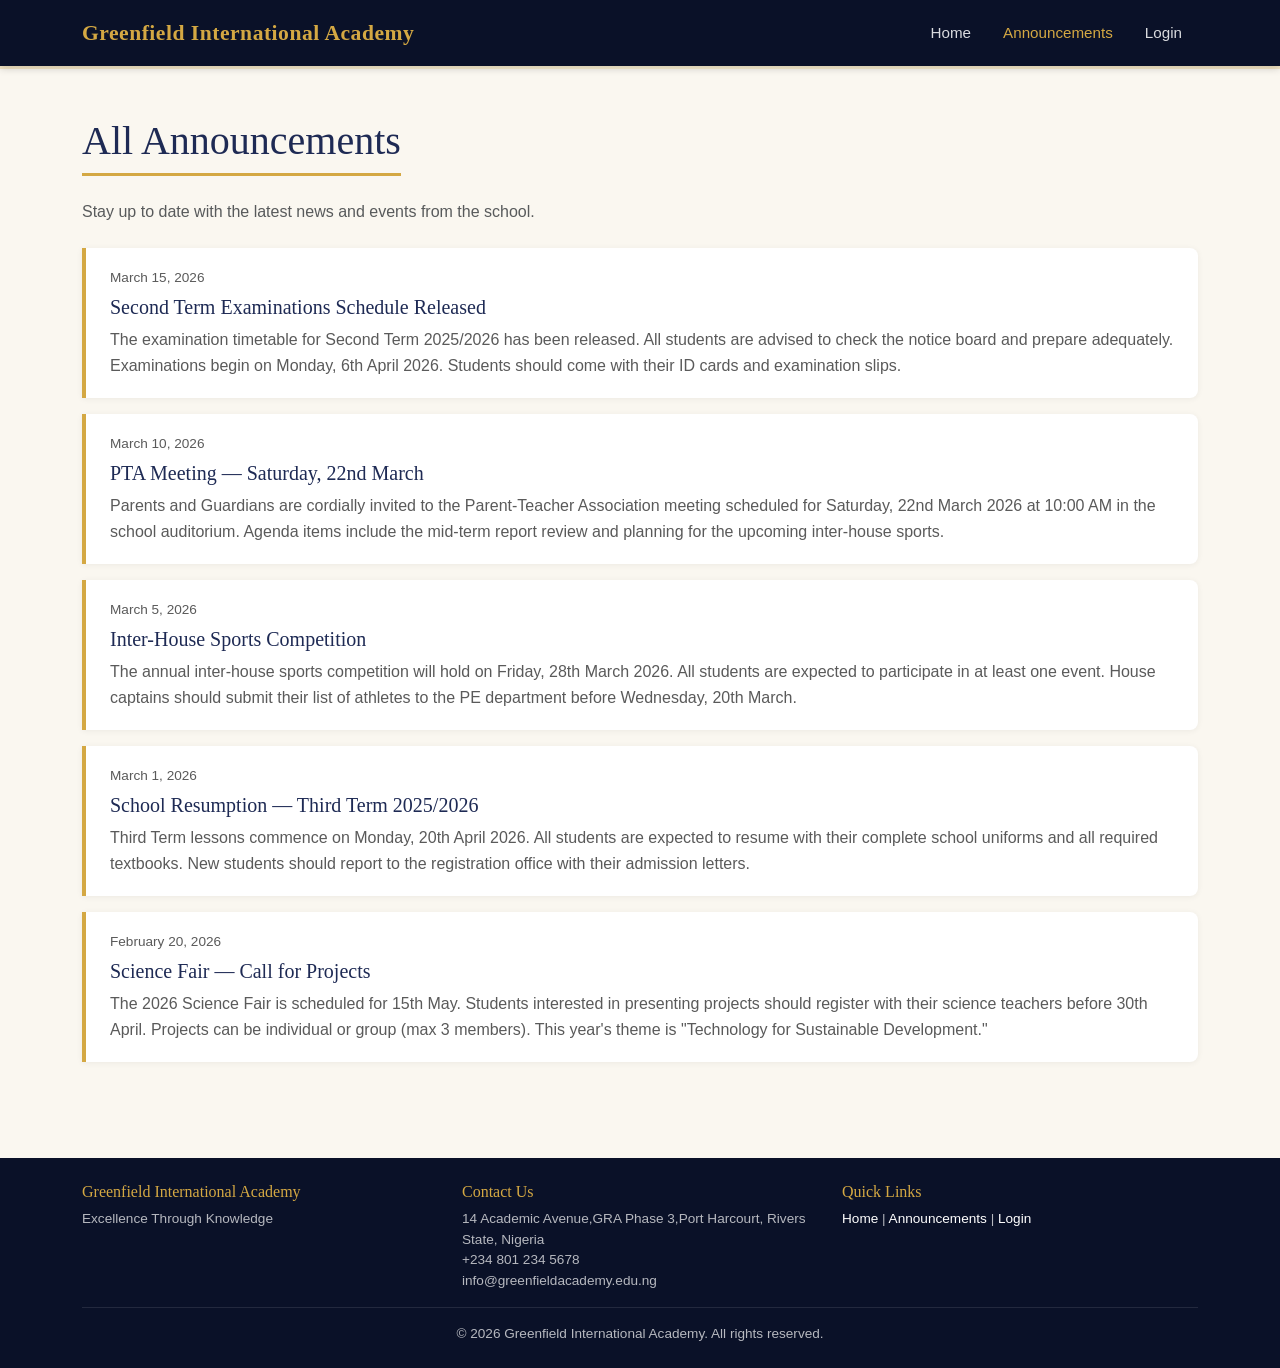
<file: school-frontend/announcements.html>
<!DOCTYPE html>
<html lang="en">
<head>
    <meta charset="UTF-8">
    <meta name="viewport" content="width=device-width, initial-scale=1.0">
    <title>Announcements — Greenfield International Academy</title>
    <link href="https://cdn.jsdelivr.net/npm/bootstrap@5.3.3/dist/css/bootstrap.min.css" rel="stylesheet">
    <link rel="stylesheet" href="assets/css/style.css">
</head>
<body data-page="announcements">

    <div id="main-navbar"></div>

    <section class="page-content">
        <div class="container py-5">
            <h1 class="section-heading">All Announcements</h1>
            <p class="text-muted mb-4">Stay up to date with the latest news and events from the school.</p>
            <div id="announcements-list"></div>
        </div>
    </section>

    <div id="main-footer"></div>

    <script src="https://cdn.jsdelivr.net/npm/bootstrap@5.3.3/dist/js/bootstrap.bundle.min.js"></script>
    <script src="assets/js/gradeCalculator.js"></script>
    <script src="assets/js/script.js"></script>
    <script>
        document.addEventListener('DOMContentLoaded', function () {
            var container = document.getElementById('announcements-list');

            // Sort newest first
            var sorted = ANNOUNCEMENTS.slice().sort(function (a, b) {
                return new Date(b.createdAt) - new Date(a.createdAt);
            });

            if (sorted.length === 0) {
                container.innerHTML = '<div class="text-center text-muted py-5"><h5>No announcements yet.</h5><p>Check back later for updates.</p></div>';
                return;
            }

            var html = '';
            for (var i = 0; i < sorted.length; i++) {
                var a = sorted[i];
                html += ''
                    + '<div class="announcement-card">'
                    + '  <div class="announcement-date">' + formatDate(a.createdAt) + '</div>'
                    + '  <h5>' + escapeHtml(a.title) + '</h5>'
                    + '  <p>' + escapeHtml(a.body) + '</p>'
                    + '</div>';
            }
            container.innerHTML = html;
        });

        function formatDate(dateStr) {
            var d = new Date(dateStr);
            var months = ['January','February','March','April','May','June','July','August','September','October','November','December'];
            return months[d.getMonth()] + ' ' + d.getDate() + ', ' + d.getFullYear();
        }

        function escapeHtml(text) {
            var div = document.createElement('div');
            div.appendChild(document.createTextNode(text));
            return div.innerHTML;
        }
    </script>
</body>
</html>
</file>
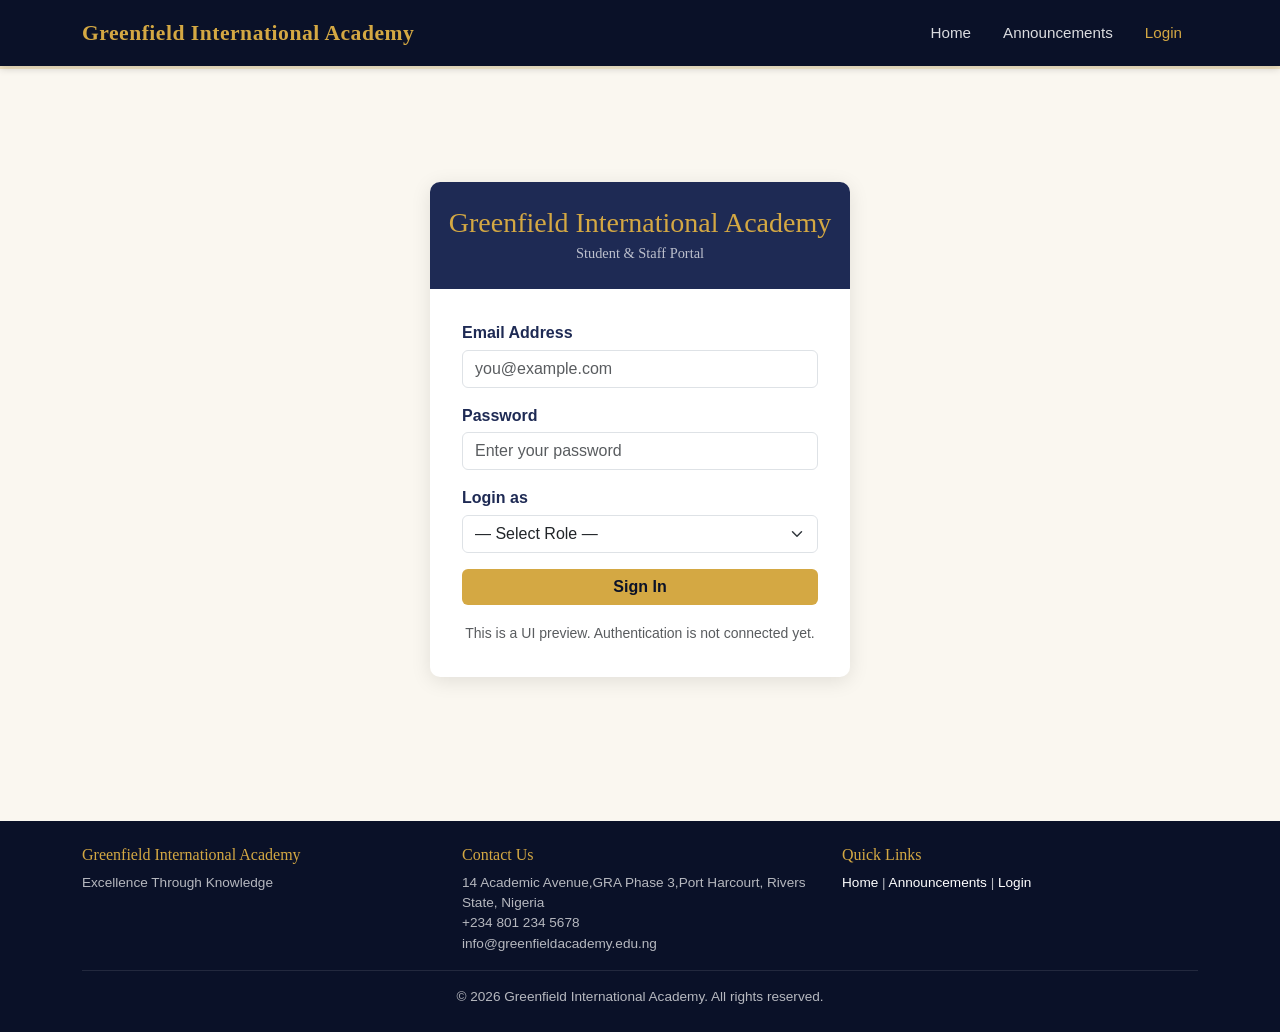
<file: school-frontend/login.html>
<!DOCTYPE html>
<html lang="en">
<head>
    <meta charset="UTF-8">
    <meta name="viewport" content="width=device-width, initial-scale=1.0">
    <title>Login — Greenfield International Academy</title>
    <link href="https://cdn.jsdelivr.net/npm/bootstrap@5.3.3/dist/css/bootstrap.min.css" rel="stylesheet">
    <link rel="stylesheet" href="assets/css/style.css">
</head>
<body data-page="login">

    <div id="main-navbar"></div>

    <div class="page-content">
        <div class="container login-wrapper">
            <div class="login-card">
                <div class="login-header">
                    <h3>Greenfield International Academy</h3>
                    <p class="mb-0 mt-1" style="font-size:0.9rem; color:rgba(255,255,255,0.7);">Student &amp; Staff Portal</p>
                </div>
                <div class="login-body">
                    <div id="login-message"></div>
                    <form id="login-form" novalidate>
                        <div class="mb-3">
                            <label for="login-email" class="form-label">Email Address</label>
                            <input type="email" class="form-control" id="login-email" placeholder="you@example.com" required>
                        </div>
                        <div class="mb-3">
                            <label for="login-password" class="form-label">Password</label>
                            <input type="password" class="form-control" id="login-password" placeholder="Enter your password" required>
                        </div>
                        <div class="mb-3">
                            <label for="login-role" class="form-label">Login as</label>
                            <select class="form-select" id="login-role" required>
                                <option value="">— Select Role —</option>
                                <option value="admin">Admin</option>
                                <option value="student">Student</option>
                                <option value="parent">Parent</option>
                            </select>
                        </div>
                        <button type="submit" class="btn btn-gold w-100">Sign In</button>
                    </form>
                    <div class="text-center mt-3">
                        <small class="text-muted">This is a UI preview. Authentication is not connected yet.</small>
                    </div>
                </div>
            </div>
        </div>
    </div>

    <div id="main-footer"></div>

    <script src="https://cdn.jsdelivr.net/npm/bootstrap@5.3.3/dist/js/bootstrap.bundle.min.js"></script>
    <script src="assets/js/gradeCalculator.js"></script>
    <script src="assets/js/script.js"></script>
    <script>
        document.getElementById('login-form').addEventListener('submit', function (e) {
            e.preventDefault();
            clearFormMessage('login-message');

            var email = document.getElementById('login-email').value;
            var password = document.getElementById('login-password').value;
            var role = document.getElementById('login-role').value;

            var error = validateRequired(email, 'Email')
                || validateEmail(email, 'Email')
                || validateRequired(password, 'Password')
                || validateRequired(role, 'Role');

            if (error) {
                showFormMessage('login-message', 'error', error);
                return;
            }

            // Dummy redirect based on role
            var base = getBasePath();
            if (role === 'admin') {
                showFormMessage('login-message', 'success', 'Login successful! Redirecting to admin dashboard...');
                setTimeout(function () { window.location.href = base + 'admin/dashboard.html'; }, 1000);
            } else if (role === 'student') {
                showFormMessage('login-message', 'success', 'Login successful! Redirecting to your results...');
                setTimeout(function () { window.location.href = base + 'student/results.html'; }, 1000);
            } else {
                showFormMessage('login-message', 'success', 'Login successful! Redirecting to results...');
                setTimeout(function () { window.location.href = base + 'student/results.html'; }, 1000);
            }
        });
    </script>
</body>
</html>
</file>
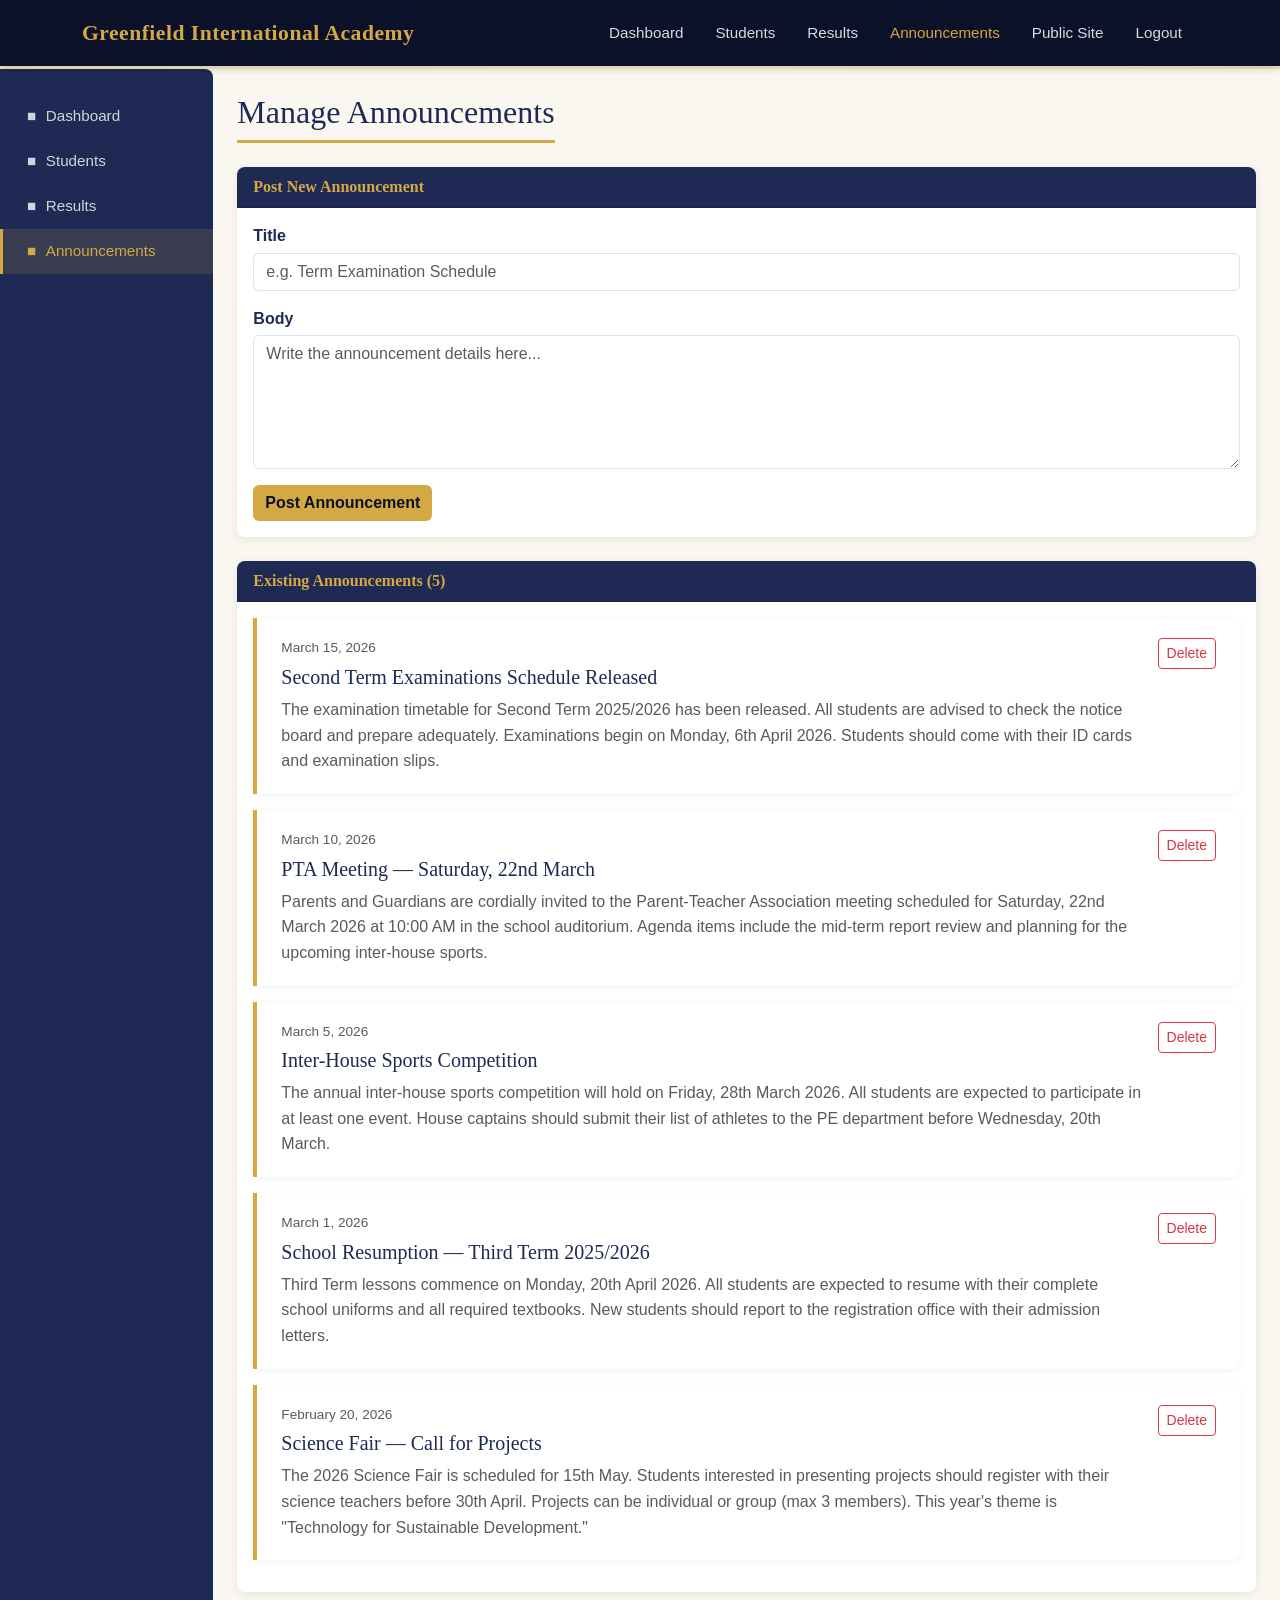
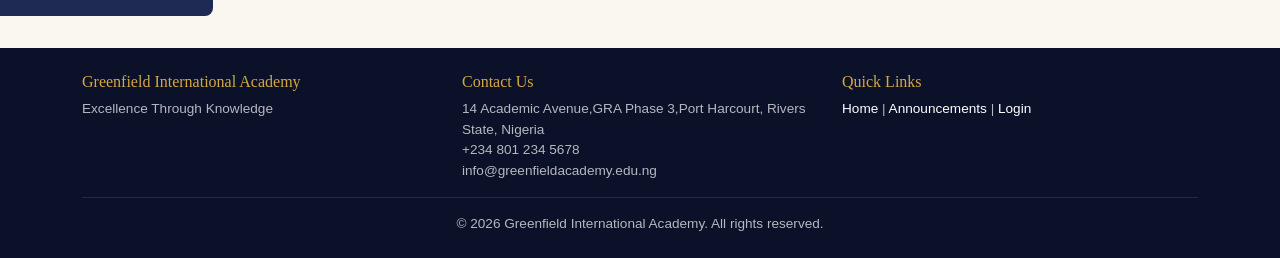
<file: school-frontend/admin/announcements.html>
<!DOCTYPE html>
<html lang="en">
<head>
    <meta charset="UTF-8">
    <meta name="viewport" content="width=device-width, initial-scale=1.0">
    <title>Manage Announcements — Greenfield International Academy</title>
    <link href="https://cdn.jsdelivr.net/npm/bootstrap@5.3.3/dist/css/bootstrap.min.css" rel="stylesheet">
    <link rel="stylesheet" href="../assets/css/style.css">
</head>
<body data-page="admin-announcements">

    <div id="main-navbar"></div>

    <div class="page-content">
        <div class="container-fluid">
            <div class="row">
                <!-- Sidebar -->
                <div class="col-lg-2 col-md-3 p-0">
                    <div class="admin-sidebar">
                        <ul class="sidebar-nav">
                            <li><a href="dashboard.html"><span>&#9632;</span> Dashboard</a></li>
                            <li><a href="students.html"><span>&#9632;</span> Students</a></li>
                            <li><a href="results.html"><span>&#9632;</span> Results</a></li>
                            <li><a href="announcements.html" class="active"><span>&#9632;</span> Announcements</a></li>
                        </ul>
                    </div>
                </div>

                <!-- Main Content -->
                <div class="col-lg-10 col-md-9 p-4">
                    <h2 class="section-heading">Manage Announcements</h2>

                    <!-- Post Announcement Form -->
                    <div class="card card-sms mb-4">
                        <div class="card-header">Post New Announcement</div>
                        <div class="card-body">
                            <div id="announcement-form-message"></div>
                            <form id="announcement-form" novalidate>
                                <div class="mb-3">
                                    <label for="announcement-title" class="form-label">Title</label>
                                    <input type="text" class="form-control" id="announcement-title" placeholder="e.g. Term Examination Schedule" required>
                                </div>
                                <div class="mb-3">
                                    <label for="announcement-body" class="form-label">Body</label>
                                    <textarea class="form-control" id="announcement-body" rows="5" placeholder="Write the announcement details here..." required></textarea>
                                </div>
                                <button type="submit" class="btn btn-gold">Post Announcement</button>
                            </form>
                        </div>
                    </div>

                    <!-- Announcements List -->
                    <div class="card card-sms">
                        <div class="card-header d-flex justify-content-between align-items-center">
                            <span>Existing Announcements (<span id="announcement-count">0</span>)</span>
                        </div>
                        <div class="card-body" id="announcements-admin-list">
                        </div>
                    </div>
                </div>
            </div>
        </div>
    </div>

    <div id="main-footer"></div>

    <script src="https://cdn.jsdelivr.net/npm/bootstrap@5.3.3/dist/js/bootstrap.bundle.min.js"></script>
    <script src="../assets/js/gradeCalculator.js"></script>
    <script src="../assets/js/script.js"></script>
    <script>
        var NEXT_ANNOUNCEMENT_ID = 6;

        function renderAnnouncementsList() {
            var container = document.getElementById('announcements-admin-list');
            document.getElementById('announcement-count').textContent = ANNOUNCEMENTS.length;

            // Sort newest first
            var sorted = ANNOUNCEMENTS.slice().sort(function (a, b) {
                return new Date(b.createdAt) - new Date(a.createdAt);
            });

            if (sorted.length === 0) {
                container.innerHTML = '<p class="text-muted text-center py-3">No announcements posted yet.</p>';
                return;
            }

            var html = '';
            for (var i = 0; i < sorted.length; i++) {
                var a = sorted[i];
                html += ''
                    + '<div class="announcement-card d-flex justify-content-between align-items-start">'
                    + '  <div class="flex-grow-1">'
                    + '    <div class="announcement-date">' + formatDate(a.createdAt) + '</div>'
                    + '    <h5>' + escapeHtml(a.title) + '</h5>'
                    + '    <p>' + escapeHtml(a.body) + '</p>'
                    + '  </div>'
                    + '  <button class="btn btn-sm btn-outline-danger ms-3 flex-shrink-0" onclick="deleteAnnouncement(' + a.id + ')" title="Delete announcement">Delete</button>'
                    + '</div>';
            }
            container.innerHTML = html;
        }

        function deleteAnnouncement(id) {
            if (!confirm('Are you sure you want to delete this announcement?')) return;

            for (var i = 0; i < ANNOUNCEMENTS.length; i++) {
                if (ANNOUNCEMENTS[i].id === id) {
                    ANNOUNCEMENTS.splice(i, 1);
                    break;
                }
            }
            renderAnnouncementsList();
        }

        document.addEventListener('DOMContentLoaded', function () {
            renderAnnouncementsList();
        });

        document.getElementById('announcement-form').addEventListener('submit', function (e) {
            e.preventDefault();
            clearFormMessage('announcement-form-message');

            var title = document.getElementById('announcement-title').value;
            var body = document.getElementById('announcement-body').value;

            var error = validateRequired(title, 'Title')
                || validateRequired(body, 'Body');

            if (error) {
                showFormMessage('announcement-form-message', 'error', error);
                return;
            }

            var today = new Date();
            var dateStr = today.getFullYear() + '-'
                + String(today.getMonth() + 1).padStart(2, '0') + '-'
                + String(today.getDate()).padStart(2, '0');

            NEXT_ANNOUNCEMENT_ID++;
            ANNOUNCEMENTS.push({
                id: NEXT_ANNOUNCEMENT_ID,
                title: title.trim(),
                body: body.trim(),
                authorId: 1,
                createdAt: dateStr
            });

            showFormMessage('announcement-form-message', 'success', 'Announcement posted successfully!');
            document.getElementById('announcement-form').reset();
            renderAnnouncementsList();
        });

        function formatDate(dateStr) {
            var d = new Date(dateStr);
            var months = ['January','February','March','April','May','June','July','August','September','October','November','December'];
            return months[d.getMonth()] + ' ' + d.getDate() + ', ' + d.getFullYear();
        }

        function escapeHtml(text) {
            var div = document.createElement('div');
            div.appendChild(document.createTextNode(text));
            return div.innerHTML;
        }
    </script>
</body>
</html>
</file>
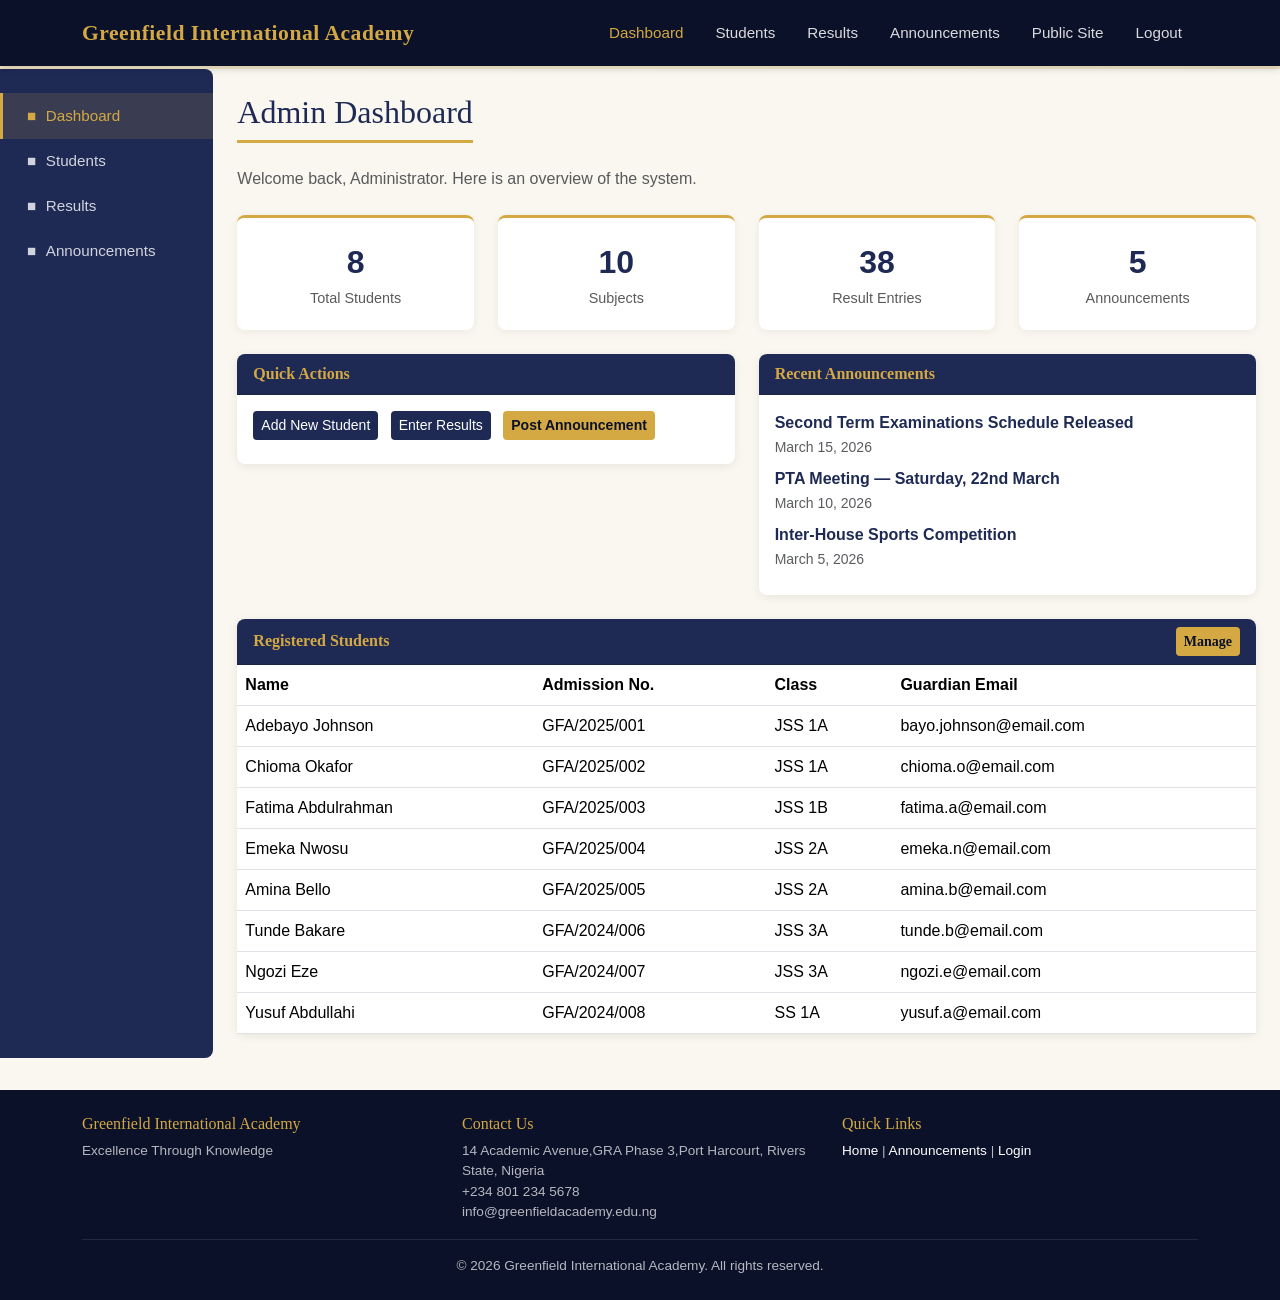
<file: school-frontend/admin/dashboard.html>
<!DOCTYPE html>
<html lang="en">
<head>
    <meta charset="UTF-8">
    <meta name="viewport" content="width=device-width, initial-scale=1.0">
    <title>Admin Dashboard — Greenfield International Academy</title>
    <link href="https://cdn.jsdelivr.net/npm/bootstrap@5.3.3/dist/css/bootstrap.min.css" rel="stylesheet">
    <link rel="stylesheet" href="../assets/css/style.css">
</head>
<body data-page="admin-dashboard">

    <div id="main-navbar"></div>

    <div class="page-content">
        <div class="container-fluid">
            <div class="row">
                <!-- Sidebar -->
                <div class="col-lg-2 col-md-3 p-0">
                    <div class="admin-sidebar">
                        <ul class="sidebar-nav">
                            <li><a href="dashboard.html" class="active"><span>&#9632;</span> Dashboard</a></li>
                            <li><a href="students.html"><span>&#9632;</span> Students</a></li>
                            <li><a href="results.html"><span>&#9632;</span> Results</a></li>
                            <li><a href="announcements.html"><span>&#9632;</span> Announcements</a></li>
                        </ul>
                    </div>
                </div>

                <!-- Main Content -->
                <div class="col-lg-10 col-md-9 p-4">
                    <h2 class="section-heading">Admin Dashboard</h2>
                    <p class="text-muted mb-4">Welcome back, Administrator. Here is an overview of the system.</p>

                    <!-- Stats -->
                    <div class="row g-4 mb-4">
                        <div class="col-sm-6 col-lg-3">
                            <div class="stat-card">
                                <span class="stat-number" id="stat-students">0</span>
                                <span class="stat-label">Total Students</span>
                            </div>
                        </div>
                        <div class="col-sm-6 col-lg-3">
                            <div class="stat-card">
                                <span class="stat-number" id="stat-subjects">0</span>
                                <span class="stat-label">Subjects</span>
                            </div>
                        </div>
                        <div class="col-sm-6 col-lg-3">
                            <div class="stat-card">
                                <span class="stat-number" id="stat-results">0</span>
                                <span class="stat-label">Result Entries</span>
                            </div>
                        </div>
                        <div class="col-sm-6 col-lg-3">
                            <div class="stat-card">
                                <span class="stat-number" id="stat-announcements">0</span>
                                <span class="stat-label">Announcements</span>
                            </div>
                        </div>
                    </div>

                    <!-- Quick Actions -->
                    <div class="row g-4">
                        <div class="col-md-6">
                            <div class="card card-sms">
                                <div class="card-header">Quick Actions</div>
                                <div class="card-body">
                                    <a href="students.html" class="btn btn-navy btn-sm me-2 mb-2">Add New Student</a>
                                    <a href="results.html" class="btn btn-navy btn-sm me-2 mb-2">Enter Results</a>
                                    <a href="announcements.html" class="btn btn-gold btn-sm mb-2">Post Announcement</a>
                                </div>
                            </div>
                        </div>
                        <div class="col-md-6">
                            <div class="card card-sms">
                                <div class="card-header">Recent Announcements</div>
                                <div class="card-body" id="dashboard-recent-announcements">
                                </div>
                            </div>
                        </div>
                    </div>

                    <!-- Students Quick View -->
                    <div class="card card-sms mt-4">
                        <div class="card-header d-flex justify-content-between align-items-center">
                            <span>Registered Students</span>
                            <a href="students.html" class="btn btn-gold btn-sm">Manage</a>
                        </div>
                        <div class="card-body p-0">
                            <div class="table-responsive-custom">
                                <table class="table table-hover mb-0">
                                    <thead style="background-color: var(--cream-dark);">
                                        <tr>
                                            <th>Name</th>
                                            <th>Admission No.</th>
                                            <th>Class</th>
                                            <th>Guardian Email</th>
                                        </tr>
                                    </thead>
                                    <tbody id="dashboard-students-table"></tbody>
                                </table>
                            </div>
                        </div>
                    </div>
                </div>
            </div>
        </div>
    </div>

    <div id="main-footer"></div>

    <script src="https://cdn.jsdelivr.net/npm/bootstrap@5.3.3/dist/js/bootstrap.bundle.min.js"></script>
    <script src="../assets/js/gradeCalculator.js"></script>
    <script src="../assets/js/script.js"></script>
    <script>
        document.addEventListener('DOMContentLoaded', function () {
            // Populate stats
            document.getElementById('stat-students').textContent = STUDENTS.length;
            document.getElementById('stat-subjects').textContent = SUBJECTS.length;
            document.getElementById('stat-results').textContent = RESULTS.length;
            document.getElementById('stat-announcements').textContent = ANNOUNCEMENTS.length;

            // Populate students table
            var tbody = document.getElementById('dashboard-students-table');
            var html = '';
            for (var i = 0; i < STUDENTS.length; i++) {
                var s = STUDENTS[i];
                html += '<tr><td>' + escapeHtml(s.name) + '</td><td>' + escapeHtml(s.admissionNo) + '</td><td>' + escapeHtml(s.classLevel) + '</td><td>' + escapeHtml(s.guardianEmail) + '</td></tr>';
            }
            tbody.innerHTML = html;

            // Recent announcements
            var annContainer = document.getElementById('dashboard-recent-announcements');
            var sorted = ANNOUNCEMENTS.slice().sort(function (a, b) {
                return new Date(b.createdAt) - new Date(a.createdAt);
            });
            var annHtml = '';
            for (var j = 0; j < Math.min(3, sorted.length); j++) {
                var a = sorted[j];
                annHtml += '<div class="mb-2"><strong style="color:var(--navy);">' + escapeHtml(a.title) + '</strong><br><small class="text-muted">' + formatDate(a.createdAt) + '</small></div>';
            }
            annContainer.innerHTML = annHtml;
        });

        function formatDate(dateStr) {
            var d = new Date(dateStr);
            var months = ['January','February','March','April','May','June','July','August','September','October','November','December'];
            return months[d.getMonth()] + ' ' + d.getDate() + ', ' + d.getFullYear();
        }

        function escapeHtml(text) {
            var div = document.createElement('div');
            div.appendChild(document.createTextNode(text));
            return div.innerHTML;
        }
    </script>
</body>
</html>
</file>
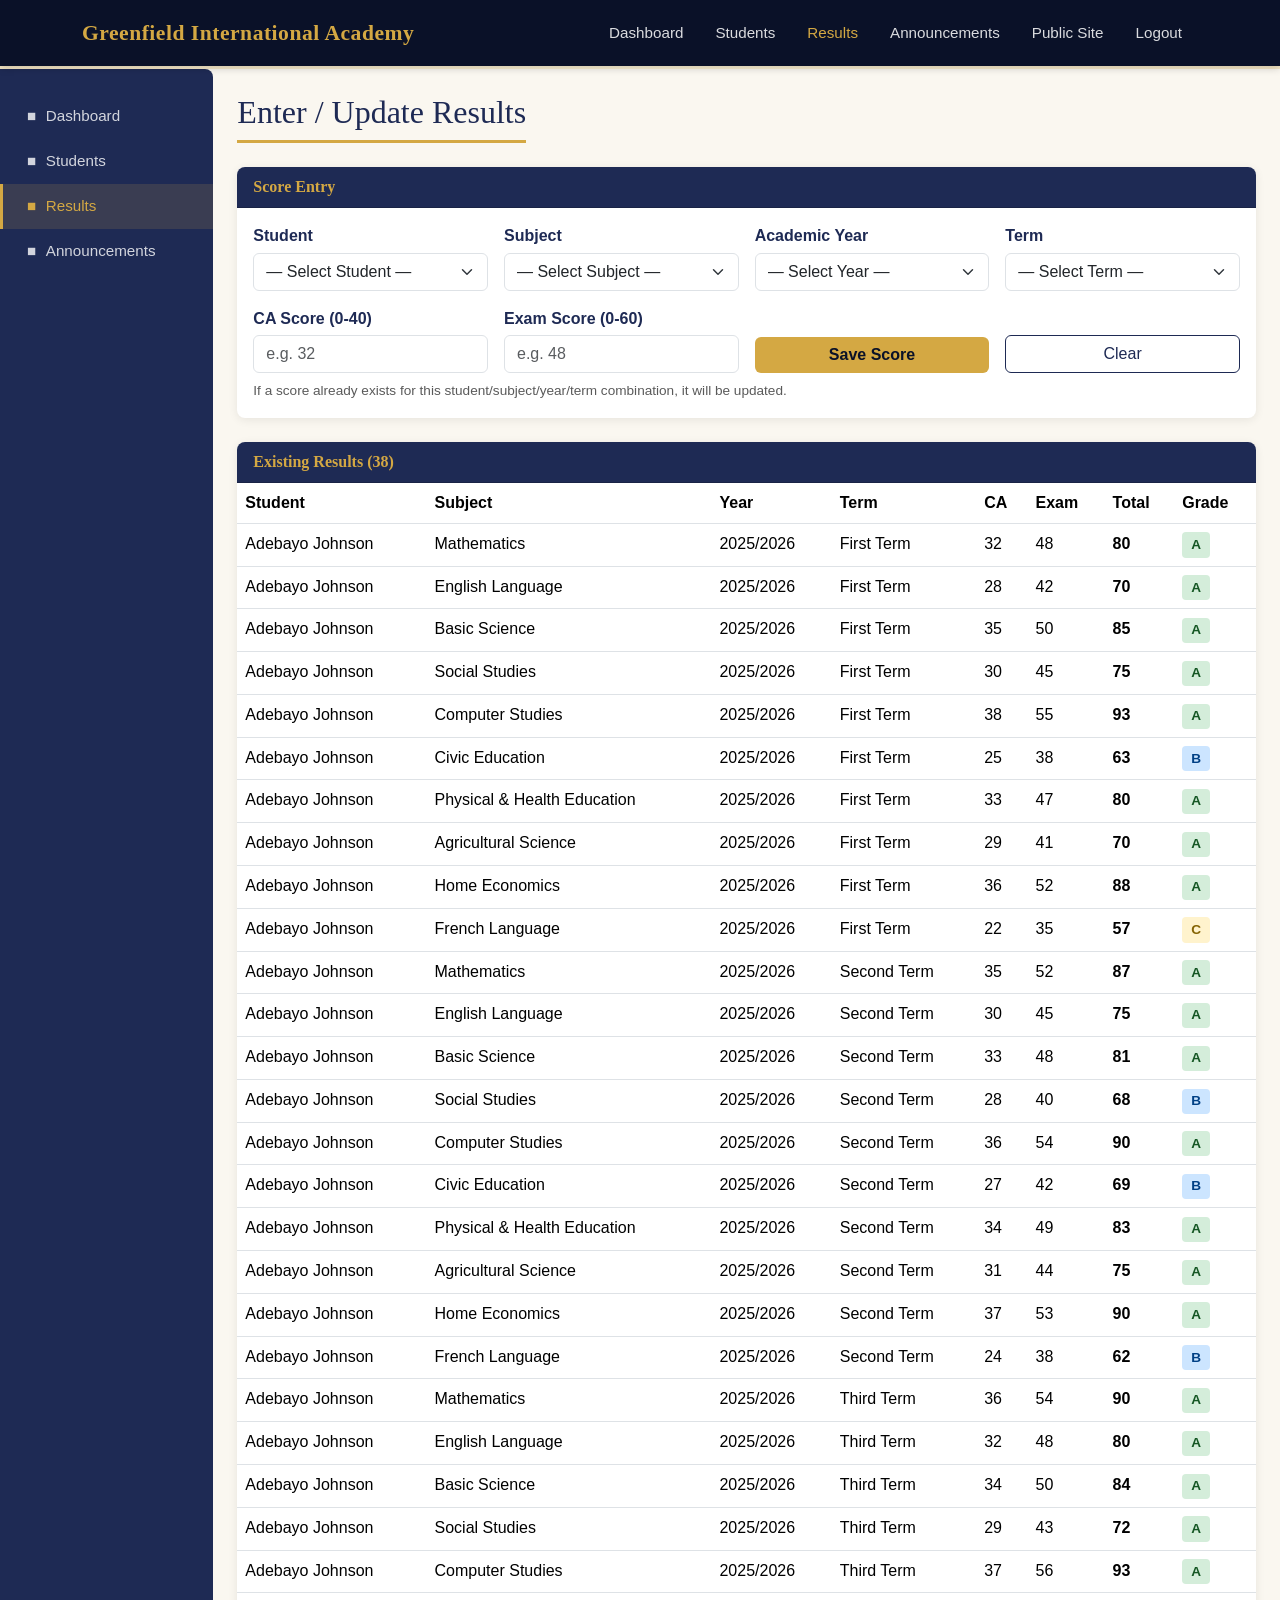
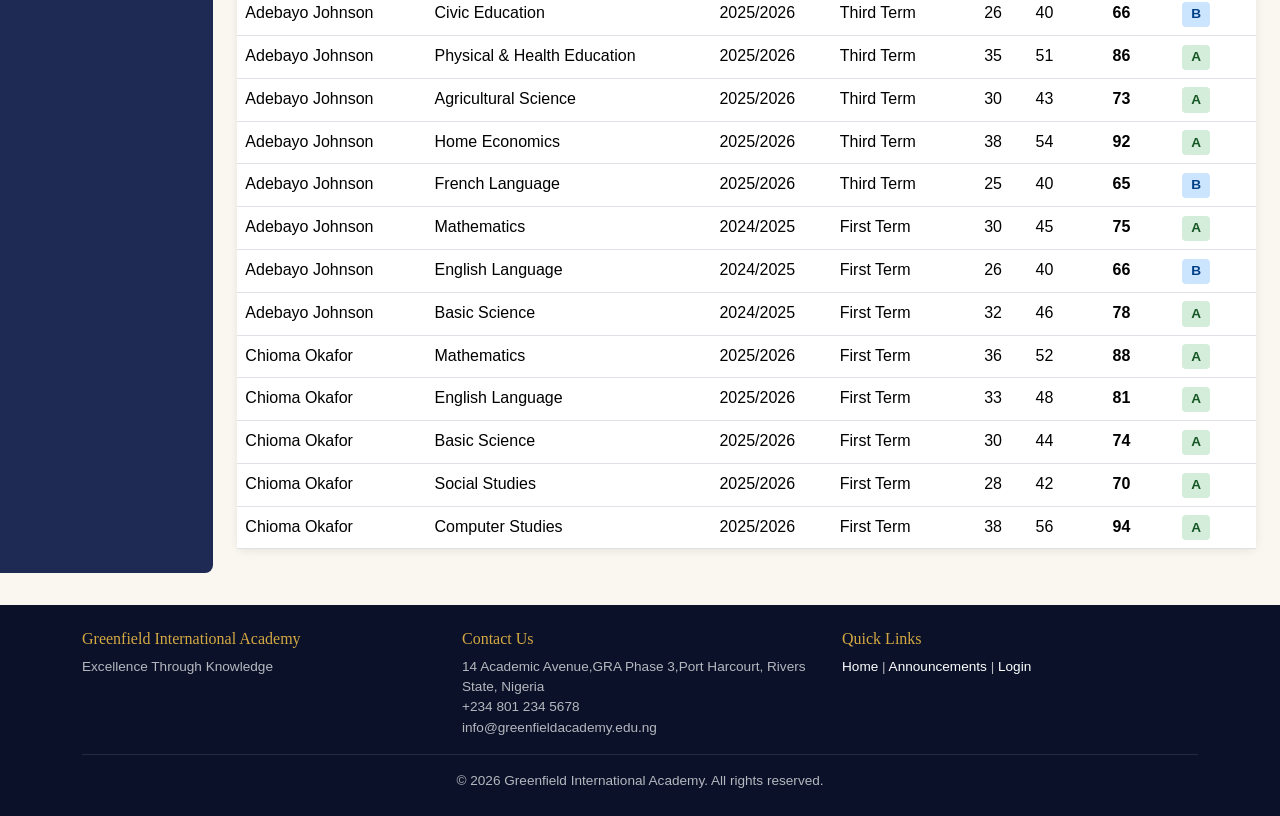
<file: school-frontend/admin/results.html>
<!DOCTYPE html>
<html lang="en">
<head>
    <meta charset="UTF-8">
    <meta name="viewport" content="width=device-width, initial-scale=1.0">
    <title>Enter Results — Greenfield International Academy</title>
    <link href="https://cdn.jsdelivr.net/npm/bootstrap@5.3.3/dist/css/bootstrap.min.css" rel="stylesheet">
    <link rel="stylesheet" href="../assets/css/style.css">
</head>
<body data-page="admin-results">

    <div id="main-navbar"></div>

    <div class="page-content">
        <div class="container-fluid">
            <div class="row">
                <!-- Sidebar -->
                <div class="col-lg-2 col-md-3 p-0">
                    <div class="admin-sidebar">
                        <ul class="sidebar-nav">
                            <li><a href="dashboard.html"><span>&#9632;</span> Dashboard</a></li>
                            <li><a href="students.html"><span>&#9632;</span> Students</a></li>
                            <li><a href="results.html" class="active"><span>&#9632;</span> Results</a></li>
                            <li><a href="announcements.html"><span>&#9632;</span> Announcements</a></li>
                        </ul>
                    </div>
                </div>

                <!-- Main Content -->
                <div class="col-lg-10 col-md-9 p-4">
                    <h2 class="section-heading">Enter / Update Results</h2>

                    <!-- Results Entry Form -->
                    <div class="card card-sms mb-4">
                        <div class="card-header">Score Entry</div>
                        <div class="card-body">
                            <div id="result-form-message"></div>
                            <form id="result-entry-form" novalidate>
                                <div class="row g-3">
                                    <div class="col-md-3">
                                        <label for="result-student" class="form-label">Student</label>
                                        <select class="form-select" id="result-student" required>
                                            <option value="">— Select Student —</option>
                                        </select>
                                    </div>
                                    <div class="col-md-3">
                                        <label for="result-subject" class="form-label">Subject</label>
                                        <select class="form-select" id="result-subject" required>
                                            <option value="">— Select Subject —</option>
                                        </select>
                                    </div>
                                    <div class="col-md-3">
                                        <label for="result-year" class="form-label">Academic Year</label>
                                        <select class="form-select" id="result-year" required>
                                            <option value="">— Select Year —</option>
                                        </select>
                                    </div>
                                    <div class="col-md-3">
                                        <label for="result-term" class="form-label">Term</label>
                                        <select class="form-select" id="result-term" required>
                                            <option value="">— Select Term —</option>
                                            <option value="First Term">First Term</option>
                                            <option value="Second Term">Second Term</option>
                                            <option value="Third Term">Third Term</option>
                                        </select>
                                    </div>
                                    <div class="col-md-3">
                                        <label for="result-ca" class="form-label">CA Score (0-40)</label>
                                        <input type="number" class="form-control" id="result-ca" min="0" max="40" step="0.5" placeholder="e.g. 32" required>
                                    </div>
                                    <div class="col-md-3">
                                        <label for="result-exam" class="form-label">Exam Score (0-60)</label>
                                        <input type="number" class="form-control" id="result-exam" min="0" max="60" step="0.5" placeholder="e.g. 48" required>
                                    </div>
                                    <div class="col-md-3 d-flex align-items-end">
                                        <button type="submit" class="btn btn-gold w-100">Save Score</button>
                                    </div>
                                    <div class="col-md-3 d-flex align-items-end">
                                        <button type="button" class="btn btn-outline-navy w-100" onclick="resetResultForm()">Clear</button>
                                    </div>
                                </div>
                                <div class="form-text mt-2">If a score already exists for this student/subject/year/term combination, it will be updated.</div>
                            </form>
                        </div>
                    </div>

                    <!-- Existing Results Table -->
                    <div class="card card-sms">
                        <div class="card-header d-flex justify-content-between align-items-center">
                            <span>Existing Results (<span id="result-count">0</span>)</span>
                        </div>
                        <div class="card-body p-0">
                            <div class="table-responsive-custom">
                                <table class="table table-hover mb-0">
                                    <thead style="background-color: var(--cream-dark);">
                                        <tr>
                                            <th>Student</th>
                                            <th>Subject</th>
                                            <th>Year</th>
                                            <th>Term</th>
                                            <th>CA</th>
                                            <th>Exam</th>
                                            <th>Total</th>
                                            <th>Grade</th>
                                        </tr>
                                    </thead>
                                    <tbody id="results-table-body"></tbody>
                                </table>
                            </div>
                        </div>
                    </div>
                </div>
            </div>
        </div>
    </div>

    <div id="main-footer"></div>

    <script src="https://cdn.jsdelivr.net/npm/bootstrap@5.3.3/dist/js/bootstrap.bundle.min.js"></script>
    <script src="../assets/js/gradeCalculator.js"></script>
    <script src="../assets/js/script.js"></script>
    <script>
        function populateDropdowns() {
            var studentSelect = document.getElementById('result-student');
            var subjectSelect = document.getElementById('result-subject');
            var yearSelect = document.getElementById('result-year');

            for (var i = 0; i < STUDENTS.length; i++) {
                var opt = document.createElement('option');
                opt.value = STUDENTS[i].id;
                opt.textContent = STUDENTS[i].name + ' (' + STUDENTS[i].admissionNo + ')';
                studentSelect.appendChild(opt);
            }

            for (var j = 0; j < SUBJECTS.length; j++) {
                var opt2 = document.createElement('option');
                opt2.value = SUBJECTS[j].id;
                opt2.textContent = SUBJECTS[j].name;
                subjectSelect.appendChild(opt2);
            }

            for (var k = 0; k < ACADEMIC_YEARS.length; k++) {
                var opt3 = document.createElement('option');
                opt3.value = ACADEMIC_YEARS[k].id;
                opt3.textContent = ACADEMIC_YEARS[k].label;
                yearSelect.appendChild(opt3);
            }
        }

        function getGradeClass(grade) {
            if (!grade) return '';
            return 'grade-' + grade.toLowerCase();
        }

        function renderResultsTable() {
            var tbody = document.getElementById('results-table-body');
            document.getElementById('result-count').textContent = RESULTS.length;
            var html = '';

            for (var i = 0; i < RESULTS.length; i++) {
                var r = RESULTS[i];
                var computed = GradeCalculator.computeResult(r.caScore, r.examScore);
                html += '<tr>'
                    + '<td>' + escapeHtml(getStudentName(r.studentId)) + '</td>'
                    + '<td>' + escapeHtml(getSubjectName(r.subjectId)) + '</td>'
                    + '<td>' + escapeHtml(getYearLabel(r.academicYearId)) + '</td>'
                    + '<td>' + escapeHtml(r.term) + '</td>'
                    + '<td>' + r.caScore + '</td>'
                    + '<td>' + r.examScore + '</td>'
                    + '<td><strong>' + computed.total + '</strong></td>'
                    + '<td><span class="grade-badge ' + getGradeClass(computed.grade) + '">' + computed.grade + '</span></td>'
                    + '</tr>';
            }

            tbody.innerHTML = html;
        }

        function resetResultForm() {
            document.getElementById('result-entry-form').reset();
            clearFormMessage('result-form-message');
        }

        document.addEventListener('DOMContentLoaded', function () {
            populateDropdowns();
            renderResultsTable();
        });

        document.getElementById('result-entry-form').addEventListener('submit', function (e) {
            e.preventDefault();
            clearFormMessage('result-form-message');

            var studentId = parseInt(document.getElementById('result-student').value);
            var subjectId = parseInt(document.getElementById('result-subject').value);
            var yearId = parseInt(document.getElementById('result-year').value);
            var term = document.getElementById('result-term').value;
            var ca = document.getElementById('result-ca').value;
            var exam = document.getElementById('result-exam').value;

            var error = validateRequired(studentId ? String(studentId) : '', 'Student')
                || validateRequired(subjectId ? String(subjectId) : '', 'Subject')
                || validateRequired(yearId ? String(yearId) : '', 'Academic Year')
                || validateRequired(term, 'Term');

            if (!error) {
                error = validateScoreRange(ca, 0, 40, 'CA score');
            }
            if (!error) {
                error = validateScoreRange(exam, 0, 60, 'Exam score');
            }

            if (error) {
                showFormMessage('result-form-message', 'error', error);
                return;
            }

            var caNum = parseFloat(ca);
            var examNum = parseFloat(exam);

            // Check for existing result (upsert)
            var found = false;
            for (var i = 0; i < RESULTS.length; i++) {
                if (RESULTS[i].studentId === studentId
                    && RESULTS[i].subjectId === subjectId
                    && RESULTS[i].academicYearId === yearId
                    && RESULTS[i].term === term) {
                    RESULTS[i].caScore = caNum;
                    RESULTS[i].examScore = examNum;
                    found = true;
                    break;
                }
            }

            if (!found) {
                RESULTS.push({
                    studentId: studentId,
                    subjectId: subjectId,
                    academicYearId: yearId,
                    term: term,
                    caScore: caNum,
                    examScore: examNum
                });
            }

            var studentName = getStudentName(studentId);
            var subjectName = getSubjectName(subjectId);
            var msg = found
                ? 'Updated score for ' + studentName + ' — ' + subjectName + '.'
                : 'Score saved for ' + studentName + ' — ' + subjectName + '.';
            showFormMessage('result-form-message', 'success', msg);
            renderResultsTable();
            resetResultForm();
        });

        function escapeHtml(text) {
            var div = document.createElement('div');
            div.appendChild(document.createTextNode(text));
            return div.innerHTML;
        }
    </script>
</body>
</html>
</file>
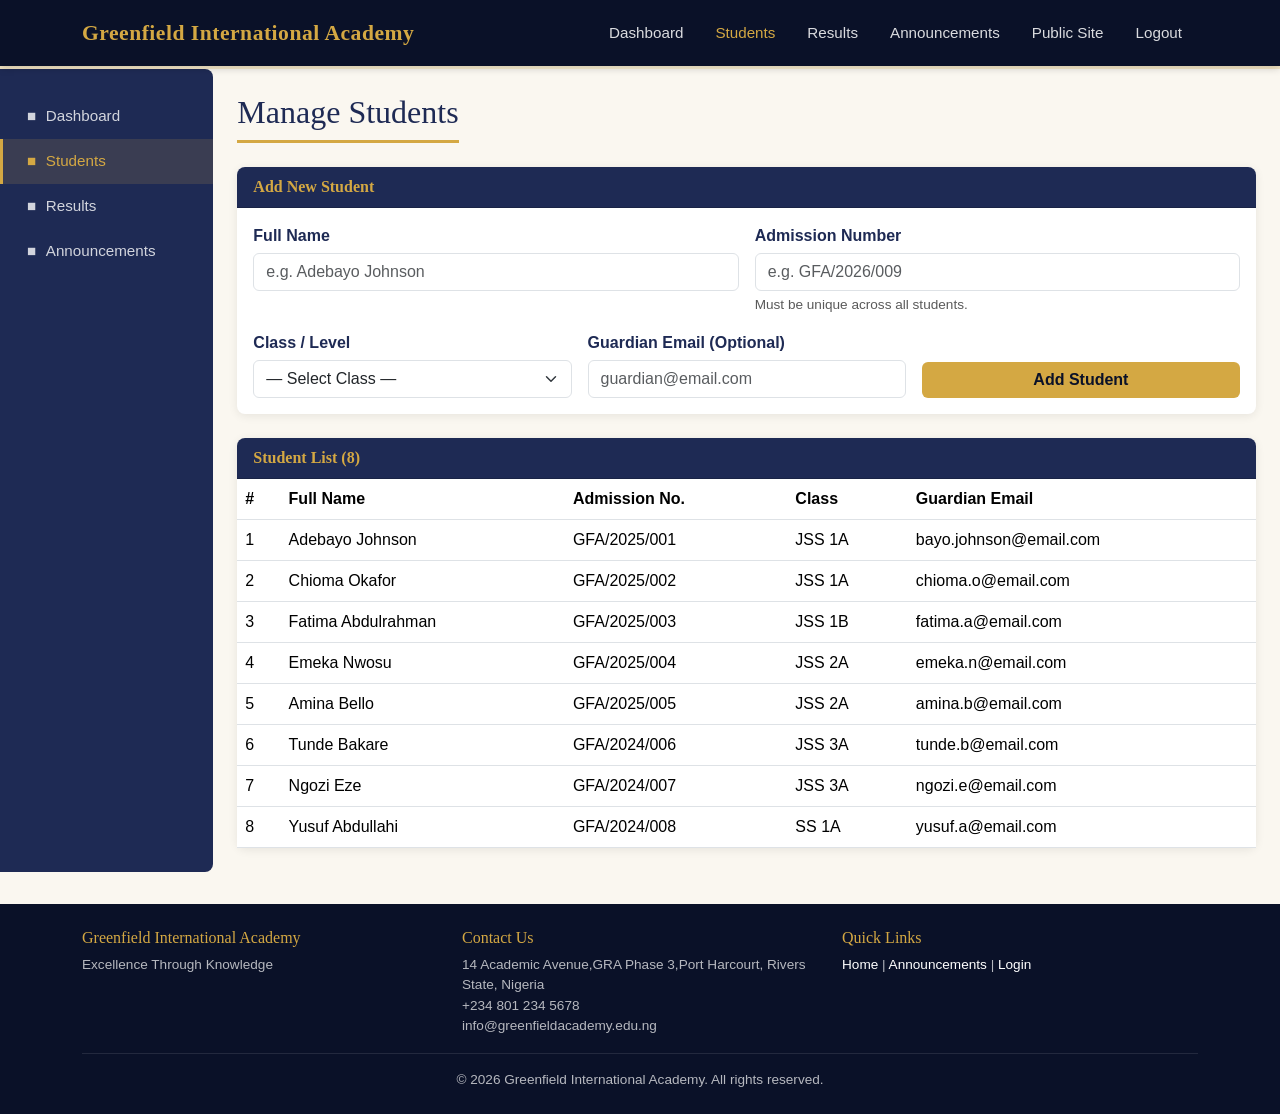
<file: school-frontend/admin/students.html>
<!DOCTYPE html>
<html lang="en">
<head>
    <meta charset="UTF-8">
    <meta name="viewport" content="width=device-width, initial-scale=1.0">
    <title>Manage Students — Greenfield International Academy</title>
    <link href="https://cdn.jsdelivr.net/npm/bootstrap@5.3.3/dist/css/bootstrap.min.css" rel="stylesheet">
    <link rel="stylesheet" href="../assets/css/style.css">
</head>
<body data-page="admin-students">

    <div id="main-navbar"></div>

    <div class="page-content">
        <div class="container-fluid">
            <div class="row">
                <!-- Sidebar -->
                <div class="col-lg-2 col-md-3 p-0">
                    <div class="admin-sidebar">
                        <ul class="sidebar-nav">
                            <li><a href="dashboard.html"><span>&#9632;</span> Dashboard</a></li>
                            <li><a href="students.html" class="active"><span>&#9632;</span> Students</a></li>
                            <li><a href="results.html"><span>&#9632;</span> Results</a></li>
                            <li><a href="announcements.html"><span>&#9632;</span> Announcements</a></li>
                        </ul>
                    </div>
                </div>

                <!-- Main Content -->
                <div class="col-lg-10 col-md-9 p-4">
                    <h2 class="section-heading">Manage Students</h2>

                    <!-- Add Student Form -->
                    <div class="card card-sms mb-4">
                        <div class="card-header">Add New Student</div>
                        <div class="card-body">
                            <div id="student-form-message"></div>
                            <form id="add-student-form" novalidate>
                                <div class="row g-3">
                                    <div class="col-md-6">
                                        <label for="student-name" class="form-label">Full Name</label>
                                        <input type="text" class="form-control" id="student-name" placeholder="e.g. Adebayo Johnson" required>
                                    </div>
                                    <div class="col-md-6">
                                        <label for="student-admission" class="form-label">Admission Number</label>
                                        <input type="text" class="form-control" id="student-admission" placeholder="e.g. GFA/2026/009" required>
                                        <div class="form-text">Must be unique across all students.</div>
                                    </div>
                                    <div class="col-md-4">
                                        <label for="student-class" class="form-label">Class / Level</label>
                                        <select class="form-select" id="student-class" required>
                                            <option value="">— Select Class —</option>
                                            <option value="JSS 1A">JSS 1A</option>
                                            <option value="JSS 1B">JSS 1B</option>
                                            <option value="JSS 2A">JSS 2A</option>
                                            <option value="JSS 2B">JSS 2B</option>
                                            <option value="JSS 3A">JSS 3A</option>
                                            <option value="JSS 3B">JSS 3B</option>
                                            <option value="SS 1A">SS 1A</option>
                                            <option value="SS 1B">SS 1B</option>
                                            <option value="SS 2A">SS 2A</option>
                                            <option value="SS 2B">SS 2B</option>
                                            <option value="SS 3A">SS 3A</option>
                                            <option value="SS 3B">SS 3B</option>
                                        </select>
                                    </div>
                                    <div class="col-md-4">
                                        <label for="student-guardian-email" class="form-label">Guardian Email (Optional)</label>
                                        <input type="email" class="form-control" id="student-guardian-email" placeholder="guardian@email.com">
                                    </div>
                                    <div class="col-md-4 d-flex align-items-end">
                                        <button type="submit" class="btn btn-gold w-100">Add Student</button>
                                    </div>
                                </div>
                            </form>
                        </div>
                    </div>

                    <!-- Student List -->
                    <div class="card card-sms">
                        <div class="card-header d-flex justify-content-between align-items-center">
                            <span>Student List (<span id="student-count">0</span>)</span>
                        </div>
                        <div class="card-body p-0">
                            <div class="table-responsive-custom">
                                <table class="table table-hover mb-0">
                                    <thead style="background-color: var(--cream-dark);">
                                        <tr>
                                            <th>#</th>
                                            <th>Full Name</th>
                                            <th>Admission No.</th>
                                            <th>Class</th>
                                            <th>Guardian Email</th>
                                        </tr>
                                    </thead>
                                    <tbody id="students-table-body"></tbody>
                                </table>
                            </div>
                        </div>
                    </div>
                </div>
            </div>
        </div>
    </div>

    <div id="main-footer"></div>

    <script src="https://cdn.jsdelivr.net/npm/bootstrap@5.3.3/dist/js/bootstrap.bundle.min.js"></script>
    <script src="../assets/js/gradeCalculator.js"></script>
    <script src="../assets/js/script.js"></script>
    <script>
        function renderStudentTable() {
            var tbody = document.getElementById('students-table-body');
            document.getElementById('student-count').textContent = STUDENTS.length;
            var html = '';
            for (var i = 0; i < STUDENTS.length; i++) {
                var s = STUDENTS[i];
                html += '<tr>'
                    + '<td>' + (i + 1) + '</td>'
                    + '<td>' + escapeHtml(s.name) + '</td>'
                    + '<td>' + escapeHtml(s.admissionNo) + '</td>'
                    + '<td>' + escapeHtml(s.classLevel) + '</td>'
                    + '<td>' + escapeHtml(s.guardianEmail) + '</td>'
                    + '</tr>';
            }
            tbody.innerHTML = html;
        }

        document.addEventListener('DOMContentLoaded', function () {
            renderStudentTable();
        });

        document.getElementById('add-student-form').addEventListener('submit', function (e) {
            e.preventDefault();
            clearFormMessage('student-form-message');

            var name = document.getElementById('student-name').value;
            var admission = document.getElementById('student-admission').value;
            var classLevel = document.getElementById('student-class').value;
            var guardianEmail = document.getElementById('student-guardian-email').value;

            var error = validateRequired(name, 'Full name')
                || validateRequired(admission, 'Admission number')
                || validateRequired(classLevel, 'Class');

            if (!error && guardianEmail) {
                error = validateEmail(guardianEmail, 'Guardian email');
            }

            if (!error) {
                // Check uniqueness of admission number
                var existing = STUDENTS.map(function (s) { return s.admissionNo.toLowerCase(); });
                error = validateUnique(admission, existing, 'Admission number');
            }

            if (error) {
                showFormMessage('student-form-message', 'error', error);
                return;
            }

            // Add to dummy array
            NEXT_STUDENT_ID++;
            STUDENTS.push({
                id: NEXT_STUDENT_ID,
                name: name.trim(),
                admissionNo: admission.trim(),
                classLevel: classLevel,
                guardianEmail: guardianEmail.trim() || 'N/A'
            });

            showFormMessage('student-form-message', 'success', 'Student "' + name + '" added successfully!');
            document.getElementById('add-student-form').reset();
            renderStudentTable();
        });

        function escapeHtml(text) {
            var div = document.createElement('div');
            div.appendChild(document.createTextNode(text));
            return div.innerHTML;
        }
    </script>
</body>
</html>
</file>
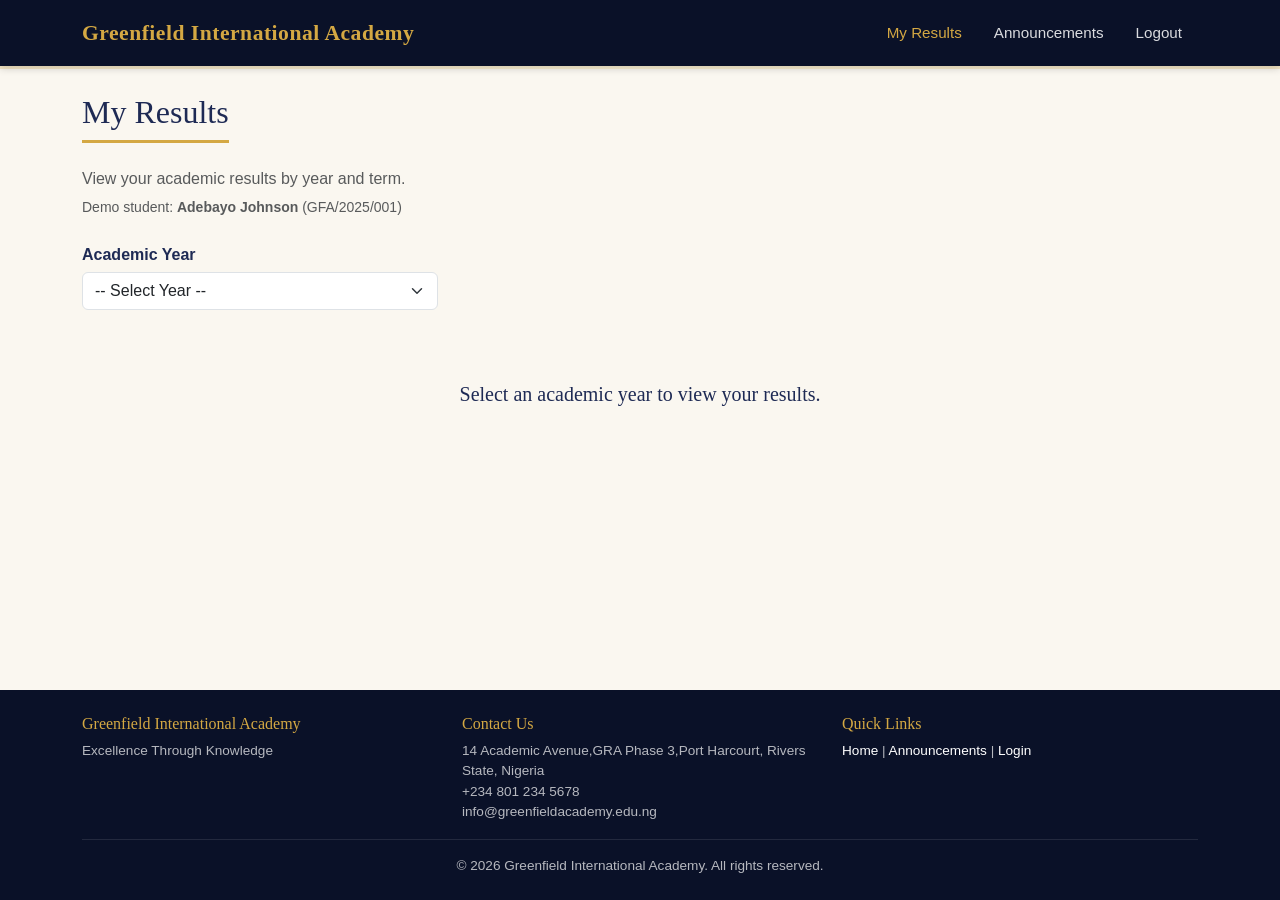
<file: school-frontend/student/results.html>
<!DOCTYPE html>
<html lang="en">
<head>
    <meta charset="UTF-8">
    <meta name="viewport" content="width=device-width, initial-scale=1.0">
    <title>My Results — Greenfield International Academy</title>
    <link href="https://cdn.jsdelivr.net/npm/bootstrap@5.3.3/dist/css/bootstrap.min.css" rel="stylesheet">
    <link rel="stylesheet" href="../assets/css/style.css">
</head>
<body data-page="student-results">

    <div id="main-navbar"></div>

    <div class="page-content">
        <div class="container py-4">
            <h2 class="section-heading">My Results</h2>
            <p class="text-muted mb-1">View your academic results by year and term.</p>
            <p class="text-muted mb-4"><small>Demo student: <strong>Adebayo Johnson</strong> (GFA/2025/001)</small></p>

            <div class="row mb-4">
                <div class="col-md-4">
                    <label for="year-select" class="form-label">Academic Year</label>
                    <select class="form-select" id="year-select">
                        <option value="">-- Select Year --</option>
                    </select>
                </div>
            </div>

            <div id="results-container">
                <div class="text-center text-muted py-5">
                    <h5>Select an academic year to view your results.</h5>
                </div>
            </div>
        </div>
    </div>

    <div id="main-footer"></div>

    <script src="https://cdn.jsdelivr.net/npm/bootstrap@5.3.3/dist/js/bootstrap.bundle.min.js"></script>
    <script src="../assets/js/gradeCalculator.js"></script>
    <script src="../assets/js/script.js"></script>
    <script>
        var DEMO_STUDENT_ID = 1;

        function getGradeClass(grade) {
            if (!grade) return '';
            return 'grade-' + grade.toLowerCase();
        }

        function populateYearDropdown() {
            var select = document.getElementById('year-select');
            var yearsForResult = [];
            for (var i = 0; i < RESULTS.length; i++) {
                if (RESULTS[i].studentId === DEMO_STUDENT_ID) {
                    var yid = RESULTS[i].academicYearId;
                    if (yearsForResult.indexOf(yid) === -1) {
                        yearsForResult.push(yid);
                    }
                }
            }
            for (var j = 0; j < ACADEMIC_YEARS.length; j++) {
                if (yearsForResult.indexOf(ACADEMIC_YEARS[j].id) !== -1) {
                    var opt = document.createElement('option');
                    opt.value = ACADEMIC_YEARS[j].id;
                    opt.textContent = ACADEMIC_YEARS[j].label;
                    select.appendChild(opt);
                }
            }
        }

        function getStudentResultsForYear(studentId, yearId) {
            var filtered = [];
            for (var i = 0; i < RESULTS.length; i++) {
                if (RESULTS[i].studentId === studentId && RESULTS[i].academicYearId === yearId) {
                    filtered.push(RESULTS[i]);
                }
            }
            return filtered;
        }

        function groupByTerm(results) {
            var groups = {};
            for (var i = 0; i < TERMS.length; i++) {
                groups[TERMS[i]] = [];
            }
            for (var j = 0; j < results.length; j++) {
                var term = results[j].term;
                if (groups[term]) {
                    groups[term].push(results[j]);
                }
            }
            return groups;
        }

        function renderResults(yearId) {
            var container = document.getElementById('results-container');

            if (!yearId) {
                container.innerHTML = '<div class="text-center text-muted py-5"><h5>Select an academic year to view your results.</h5></div>';
                return;
            }

            var studentResults = getStudentResultsForYear(DEMO_STUDENT_ID, parseInt(yearId));

            if (studentResults.length === 0) {
                container.innerHTML = '<div class="text-center text-muted py-5"><h5>No results found for the selected year.</h5><p>Please contact the school office if you believe this is an error.</p></div>';
                return;
            }

            var grouped = groupByTerm(studentResults);
            var termAverages = [];
            var html = '';

            for (var t = 0; t < TERMS.length; t++) {
                var termName = TERMS[t];
                var termResults = grouped[termName];

                if (!termResults || termResults.length === 0) continue;

                var computed = GradeCalculator.computeResultsBatch(
                    termResults.map(function (r) {
                        return { subject: getSubjectName(r.subjectId), caScore: r.caScore, examScore: r.examScore };
                    })
                );

                var subjectTotals = [];
                for (var k = 0; k < computed.length; k++) {
                    subjectTotals.push(computed[k].total);
                }

                var termAvg = GradeCalculator.computeTermAverage(subjectTotals);
                termAverages.push(termAvg.average);

                html += '<div class="mb-5">';
                html += '<h4 class="text-navy mb-3" style="border-bottom: 2px solid var(--gold); padding-bottom: 0.3rem; display:inline-block;">' + termName + '</h4>';
                html += '<div class="table-responsive-custom">';
                html += '<table class="results-table">';
                html += '<thead><tr>';
                html += '<th>Subject</th><th>CA (40)</th><th>Exam (60)</th><th>Total (100)</th><th>Grade</th><th>Remark</th>';
                html += '</tr></thead>';
                html += '<tbody>';

                for (var s = 0; s < computed.length; s++) {
                    var r = computed[s];
                    html += '<tr>';
                    html += '<td>' + escapeHtml(r.subject) + '</td>';
                    html += '<td>' + r.caScore + '</td>';
                    html += '<td>' + r.examScore + '</td>';
                    html += '<td><strong>' + r.total + '</strong></td>';
                    html += '<td><span class="grade-badge ' + getGradeClass(r.grade) + '">' + r.grade + '</span></td>';
                    html += '<td>' + escapeHtml(r.remark) + '</td>';
                    html += '</tr>';
                }

                html += '</tbody>';
                html += '</table>';
                html += '</div>';

                html += '<div class="term-summary mt-2">';
                html += '<table class="table mb-0"><tbody><tr>';
                html += '<td style="width:50%;"><strong>' + termName + ' Average:</strong> ' + termAvg.average.toFixed(2) + '</td>';
                html += '<td style="width:50%;"><strong>Term Grade:</strong> <span class="grade-badge ' + getGradeClass(termAvg.grade) + '">' + termAvg.grade + '</span> — ' + escapeHtml(termAvg.remark) + '</td>';
                html += '</tr></tbody></table>';
                html += '</div>';
                html += '</div>';
            }

            if (termAverages.length > 0) {
                var yearAvg = GradeCalculator.computeYearAverage(termAverages);
                html += '<div class="year-average-banner mt-3">';
                html += '  <div>';
                html += '    <h5>Year Average</h5>';
                html += '    <span class="avg-grade">' + escapeHtml(yearAvg.remark) + '</span>';
                html += '  </div>';
                html += '  <div class="text-end">';
                html += '    <span class="avg-value">' + yearAvg.average.toFixed(2) + '%</span>';
                html += '    <span class="avg-grade ms-2">Grade: <strong>' + yearAvg.grade + '</strong></span>';
                html += '  </div>';
                html += '</div>';
            }

            container.innerHTML = html;
        }

        document.addEventListener('DOMContentLoaded', function () {
            populateYearDropdown();
        });

        document.getElementById('year-select').addEventListener('change', function () {
            renderResults(this.value);
        });

        function escapeHtml(text) {
            var div = document.createElement('div');
            div.appendChild(document.createTextNode(text));
            return div.innerHTML;
        }
    </script>
</body>
</html>
</file>
<file: school-frontend/assets/css/style.css>
/* ========================================
   School Management System — Theme Styles
   Navy + Gold + Cream academic palette
   ======================================== */

:root {
    --navy-dark: #0a1128;
    --navy: #1e2a54;
    --navy-light: #2d3a6b;
    --navy-lighter: #414f82;
    --gold: #d4a843;
    --gold-light: #e5c96e;
    --gold-dark: #b8922e;
    --cream: #faf7f0;
    --cream-dark: #f0ebe0;
    --paper: #fdfcf9;
    --text-dark: #1a1a1a;
    --text-muted: #5a5a5a;
    --success: #28a745;
    --danger: #dc3545;
    --warning: #ffc107;
    --border-color: #d6c290;
}

* {
    box-sizing: border-box;
}

body {
    font-family: 'Segoe UI', Tahoma, Geneva, Verdana, sans-serif;
    background-color: var(--cream);
    color: var(--text-dark);
    margin: 0;
    padding: 0;
    min-height: 100vh;
    display: flex;
    flex-direction: column;
}

h1, h2, h3, h4, h5, h6 {
    font-family: Georgia, 'Times New Roman', Times, serif;
    color: var(--navy);
}

a {
    color: var(--navy-lighter);
    text-decoration: none;
    transition: color 0.2s ease;
}

a:hover {
    color: var(--gold);
}

/* ---- Navbar ---- */
.navbar-sms {
    background-color: var(--navy-dark) !important;
    padding: 0.75rem 1rem;
    box-shadow: 0 2px 8px rgba(0, 0, 0, 0.2);
}

.navbar-sms .navbar-brand {
    color: var(--gold) !important;
    font-family: Georgia, 'Times New Roman', Times, serif;
    font-weight: bold;
    font-size: 1.35rem;
    letter-spacing: 0.5px;
}

.navbar-sms .navbar-brand:hover {
    color: var(--gold-light) !important;
}

.navbar-sms .nav-link {
    color: rgba(255, 255, 255, 0.85) !important;
    font-size: 0.95rem;
    padding: 0.5rem 1rem !important;
    transition: color 0.2s ease;
}

.navbar-sms .nav-link:hover,
.navbar-sms .nav-link.active {
    color: var(--gold) !important;
}

.navbar-sms .navbar-toggler {
    border-color: rgba(255, 255, 255, 0.3);
}

.navbar-sms .navbar-toggler-icon {
    background-image: url("data:image/svg+xml,%3csvg xmlns='http://www.w3.org/2000/svg' viewBox='0 0 30 30'%3e%3cpath stroke='rgba%28255, 255, 255, 0.85%29' stroke-linecap='round' stroke-miterlimit='10' stroke-width='2' d='M4 7h22M4 15h22M4 23h22'/%3e%3c/svg%3e");
}

/* ---- Gold accent line ---- */
.gold-accent {
    height: 3px;
    background: linear-gradient(90deg, var(--gold), var(--gold-light), var(--gold));
    margin: 0;
    border: none;
}

/* ---- Page content ---- */
.page-content {
    flex: 1;
    padding-bottom: 2rem;
}

/* ---- Section headings ---- */
.section-heading {
    border-bottom: 3px solid var(--gold);
    padding-bottom: 0.5rem;
    margin-bottom: 1.5rem;
    display: inline-block;
}

/* ---- Cards ---- */
.card-sms {
    border: none;
    border-radius: 8px;
    box-shadow: 0 2px 10px rgba(0, 0, 0, 0.08);
    transition: transform 0.2s ease, box-shadow 0.2s ease;
}

.card-sms:hover {
    transform: translateY(-2px);
    box-shadow: 0 4px 16px rgba(0, 0, 0, 0.12);
}

.card-sms .card-header {
    background-color: var(--navy);
    color: var(--gold);
    font-family: Georgia, 'Times New Roman', Times, serif;
    font-weight: bold;
    border-radius: 8px 8px 0 0 !important;
}

/* ---- Forms ---- */
.form-control:focus,
.form-select:focus {
    border-color: var(--gold);
    box-shadow: 0 0 0 0.2rem rgba(212, 168, 67, 0.25);
}

.form-label {
    font-weight: 600;
    color: var(--navy);
    margin-bottom: 0.3rem;
}

.form-text {
    color: var(--text-muted);
    font-size: 0.85rem;
}

/* ---- Buttons ---- */
.btn-navy {
    background-color: var(--navy);
    color: #fff;
    border: none;
}

.btn-navy:hover {
    background-color: var(--navy-light);
    color: #fff;
}

.btn-gold {
    background-color: var(--gold);
    color: var(--navy-dark);
    border: none;
    font-weight: 600;
}

.btn-gold:hover {
    background-color: var(--gold-dark);
    color: var(--navy-dark);
}

.btn-outline-navy {
    border-color: var(--navy);
    color: var(--navy);
}

.btn-outline-navy:hover {
    background-color: var(--navy);
    color: #fff;
}

/* ---- Results / Report Card Tables ---- */
.results-table {
    border: 2px solid var(--navy);
    border-radius: 6px;
    overflow: hidden;
}

.results-table thead th {
    background-color: var(--navy);
    color: #fff;
    font-family: Georgia, 'Times New Roman', Times, serif;
    font-size: 0.9rem;
    padding: 0.6rem 0.75rem;
    text-align: center;
    border: none;
    white-space: nowrap;
}

.results-table thead th:first-child {
    text-align: left;
}

.results-table tbody td {
    padding: 0.55rem 0.75rem;
    border-bottom: 1px solid #e0d8c8;
    font-size: 0.92rem;
    text-align: center;
    vertical-align: middle;
}

.results-table tbody td:first-child {
    text-align: left;
    font-weight: 500;
}

.results-table tbody tr:last-child td {
    border-bottom: 2px solid var(--navy);
}

.results-table tbody tr:hover {
    background-color: rgba(212, 168, 67, 0.06);
}

/* Grade badge in table */
.grade-badge {
    display: inline-block;
    padding: 0.15rem 0.5rem;
    border-radius: 4px;
    font-weight: 700;
    font-size: 0.85rem;
    min-width: 28px;
    text-align: center;
}

.grade-a { background-color: #d4edda; color: #155724; }
.grade-b { background-color: #cce5ff; color: #004085; }
.grade-c { background-color: #fff3cd; color: #856404; }
.grade-d { background-color: #ffeeba; color: #856404; }
.grade-e { background-color: #f8d7da; color: #721c24; }
.grade-f { background-color: #f5c6cb; color: #721c24; }

/* ---- Term summary row ---- */
.term-summary {
    background-color: var(--cream-dark);
    font-weight: 700;
}

.term-summary td {
    border-top: 2px solid var(--navy) !important;
    border-bottom: 2px solid var(--navy) !important;
    padding: 0.65rem 0.75rem !important;
    color: var(--navy);
}

/* ---- Year average banner ---- */
.year-average-banner {
    background-color: var(--navy);
    color: #fff;
    border-radius: 8px;
    padding: 1rem 1.5rem;
    display: flex;
    justify-content: space-between;
    align-items: center;
    flex-wrap: wrap;
    gap: 0.5rem;
}

.year-average-banner h5 {
    color: var(--gold);
    margin: 0;
    font-family: Georgia, 'Times New Roman', Times, serif;
}

.year-average-banner .avg-value {
    font-size: 1.8rem;
    font-weight: bold;
    color: var(--gold);
}

.year-average-banner .avg-grade {
    font-size: 1rem;
    color: rgba(255, 255, 255, 0.85);
}

/* ---- Admin sidebar nav ---- */
.admin-sidebar {
    background-color: var(--navy);
    min-height: 100%;
    padding: 1.5rem 0;
    border-radius: 0 8px 8px 0;
}

.admin-sidebar .sidebar-nav {
    list-style: none;
    padding: 0;
    margin: 0;
}

.admin-sidebar .sidebar-nav li {
    margin: 0;
}

.admin-sidebar .sidebar-nav a {
    display: flex;
    align-items: center;
    gap: 0.6rem;
    padding: 0.7rem 1.5rem;
    color: rgba(255, 255, 255, 0.8);
    font-size: 0.95rem;
    transition: background-color 0.2s ease, color 0.2s ease;
    text-decoration: none;
    border-left: 3px solid transparent;
}

.admin-sidebar .sidebar-nav a:hover,
.admin-sidebar .sidebar-nav a.active {
    background-color: rgba(212, 168, 67, 0.15);
    color: var(--gold);
    border-left-color: var(--gold);
}

.admin-sidebar .sidebar-nav a i {
    width: 20px;
    text-align: center;
    font-size: 1rem;
}

/* ---- Announcement cards ---- */
.announcement-card {
    border-left: 4px solid var(--gold);
    background: #fff;
    border-radius: 0 8px 8px 0;
    padding: 1.25rem 1.5rem;
    margin-bottom: 1rem;
    box-shadow: 0 1px 6px rgba(0, 0, 0, 0.06);
}

.announcement-card .announcement-date {
    color: var(--text-muted);
    font-size: 0.85rem;
    margin-bottom: 0.4rem;
}

.announcement-card h5 {
    margin-bottom: 0.5rem;
    color: var(--navy);
}

.announcement-card p {
    margin: 0;
    color: var(--text-muted);
    line-height: 1.6;
}

/* ---- Login page ---- */
.login-wrapper {
    min-height: 80vh;
    display: flex;
    align-items: center;
    justify-content: center;
}

.login-card {
    background: #fff;
    border-radius: 10px;
    box-shadow: 0 4px 20px rgba(0, 0, 0, 0.1);
    overflow: hidden;
    max-width: 420px;
    width: 100%;
}

.login-card .login-header {
    background-color: var(--navy);
    color: var(--gold);
    text-align: center;
    padding: 1.5rem 1rem;
    font-family: Georgia, 'Times New Roman', Times, serif;
}

.login-card .login-header h3 {
    color: var(--gold);
    margin: 0;
}

.login-card .login-body {
    padding: 2rem;
}

/* ---- Hero section (home) ---- */
.hero-section {
    position: relative;
    background: url('https://picsum.photos/id/180/1600/600') center/cover no-repeat;
    color: #fff;
    padding: 5rem 2rem;
    text-align: center;
    min-height: 420px;
    display: flex;
    align-items: center;
}

.hero-section::before {
    content: '';
    position: absolute;
    top: 0; left: 0; right: 0; bottom: 0;
    background: linear-gradient(135deg, rgba(10,17,40,0.88) 0%, rgba(30,42,84,0.82) 50%, rgba(45,58,107,0.78) 100%);
    z-index: 1;
}

.hero-section .container {
    position: relative;
    z-index: 2;
}

.hero-section h1 {
    color: var(--gold);
    font-size: 2.5rem;
    margin-bottom: 0.5rem;
}

.hero-section .motto {
    font-style: italic;
    color: rgba(255, 255, 255, 0.8);
    font-size: 1.15rem;
    margin-bottom: 1rem;
}

.hero-section p {
    color: rgba(255, 255, 255, 0.75);
    max-width: 700px;
    margin: 0 auto 1.5rem;
}

/* ---- Photo Gallery ---- */
.gallery-section {
    background-color: #fff;
    padding: 3rem 0;
}

.gallery-grid {
    display: grid;
    grid-template-columns: repeat(auto-fill, minmax(280px, 1fr));
    gap: 1rem;
}

.gallery-item {
    position: relative;
    border-radius: 8px;
    overflow: hidden;
    box-shadow: 0 2px 10px rgba(0, 0, 0, 0.08);
    aspect-ratio: 4 / 3;
    cursor: pointer;
    transition: transform 0.3s ease, box-shadow 0.3s ease;
}

.gallery-item:hover {
    transform: translateY(-4px);
    box-shadow: 0 6px 20px rgba(0, 0, 0, 0.15);
}

.gallery-item img {
    width: 100%;
    height: 100%;
    object-fit: cover;
    display: block;
}

.gallery-item .gallery-caption {
    position: absolute;
    bottom: 0;
    left: 0;
    right: 0;
    background: linear-gradient(transparent, rgba(10,17,40,0.85));
    color: #fff;
    padding: 2rem 1rem 0.8rem;
    font-size: 0.88rem;
    font-weight: 500;
}

.gallery-item .gallery-caption .caption-category {
    display: inline-block;
    background-color: var(--gold);
    color: var(--navy-dark);
    font-size: 0.7rem;
    font-weight: 700;
    text-transform: uppercase;
    letter-spacing: 0.5px;
    padding: 0.15rem 0.5rem;
    border-radius: 3px;
    margin-bottom: 0.3rem;
}

/* ---- Footer ---- */
.footer-sms {
    background-color: var(--navy-dark);
    color: rgba(255, 255, 255, 0.7);
    padding: 1.5rem 0;
    margin-top: auto;
}

.footer-sms a {
    color: var(--gold);
}

.footer-sms .footer-bottom {
    border-top: 1px solid rgba(255, 255, 255, 0.1);
    margin-top: 1rem;
    padding-top: 1rem;
    text-align: center;
    font-size: 0.85rem;
}

/* ---- Stats card (admin dashboard) ---- */
.stat-card {
    background: #fff;
    border-radius: 8px;
    padding: 1.25rem;
    text-align: center;
    box-shadow: 0 2px 10px rgba(0, 0, 0, 0.06);
    border-top: 3px solid var(--gold);
}

.stat-card .stat-number {
    font-size: 2rem;
    font-weight: bold;
    color: var(--navy);
    display: block;
}

.stat-card .stat-label {
    color: var(--text-muted);
    font-size: 0.9rem;
}

/* ---- Alerts / Success messages ---- */
.alert-sms-success {
    background-color: #d4edda;
    border-color: #c3e6cb;
    color: #155724;
    border-radius: 6px;
    padding: 0.75rem 1rem;
}

.alert-sms-error {
    background-color: #f8d7da;
    border-color: #f5c6cb;
    color: #721c24;
    border-radius: 6px;
    padding: 0.75rem 1rem;
}

/* ---- Table wrapper for responsive ---- */
.table-responsive-custom {
    overflow-x: auto;
    -webkit-overflow-scrolling: touch;
}

/* ---- Utility ---- */
.text-navy { color: var(--navy) !important; }
.text-gold { color: var(--gold) !important; }
.bg-navy { background-color: var(--navy) !important; }
.bg-gold { background-color: var(--gold) !important; }
.border-gold { border-color: var(--gold) !important; }

/* ---- Focus states for accessibility ---- */
:focus-visible {
    outline: 3px solid var(--gold);
    outline-offset: 2px;
}

button:focus-visible,
a:focus-visible,
input:focus-visible,
select:focus-visible,
textarea:focus-visible {
    outline: 3px solid var(--gold);
    outline-offset: 2px;
}

/* ---- Responsive tweaks ---- */
@media (max-width: 768px) {
    .hero-section {
        padding: 3rem 1rem;
        min-height: 320px;
    }

    .hero-section h1 {
        font-size: 1.75rem;
    }

    .gallery-grid {
        grid-template-columns: repeat(auto-fill, minmax(240px, 1fr));
    }

    .year-average-banner {
        flex-direction: column;
        text-align: center;
    }

    .admin-sidebar {
        border-radius: 0 0 8px 8px;
        margin-bottom: 1rem;
    }

    .results-table thead th,
    .results-table tbody td {
        padding: 0.4rem 0.5rem;
        font-size: 0.82rem;
    }

    .stat-card .stat-number {
        font-size: 1.5rem;
    }
}

@media (max-width: 576px) {
    .gallery-grid {
        grid-template-columns: 1fr 1fr;
        gap: 0.6rem;
    }

    .gallery-item .gallery-caption {
        font-size: 0.75rem;
        padding: 1.5rem 0.6rem 0.5rem;
    }

    .gallery-item .gallery-caption .caption-category {
        font-size: 0.6rem;
    }

    .results-table thead th {
        font-size: 0.78rem;
        padding: 0.35rem 0.4rem;
    }

    .results-table tbody td {
        font-size: 0.78rem;
        padding: 0.35rem 0.4rem;
    }
}

/* ---- Print styles ---- */
@media print {
    .navbar-sms,
    .footer-sms,
    .btn,
    .admin-sidebar {
        display: none !important;
    }

    body {
        background: #fff;
    }

    .results-table thead th {
        background-color: var(--navy) !important;
        color: #fff !important;
        -webkit-print-color-adjust: exact;
        print-color-adjust: exact;
    }
}
</file>
